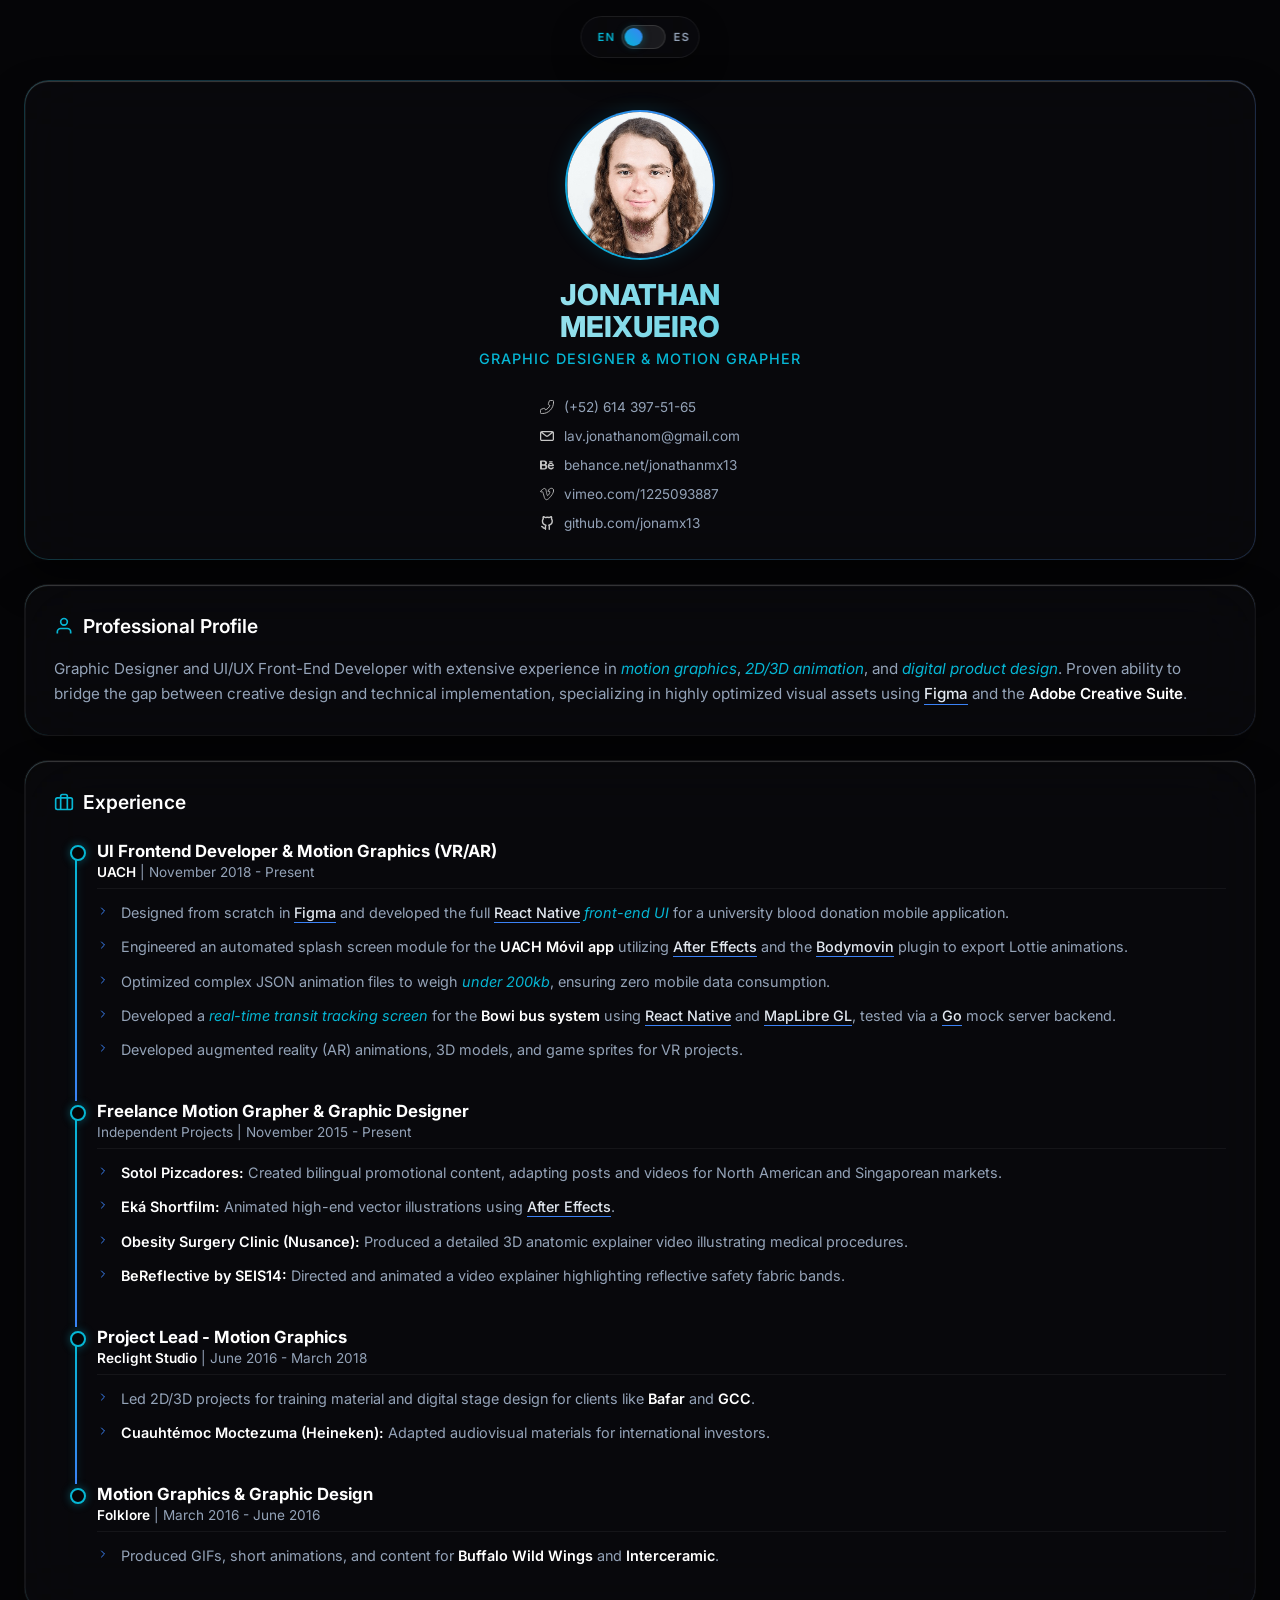
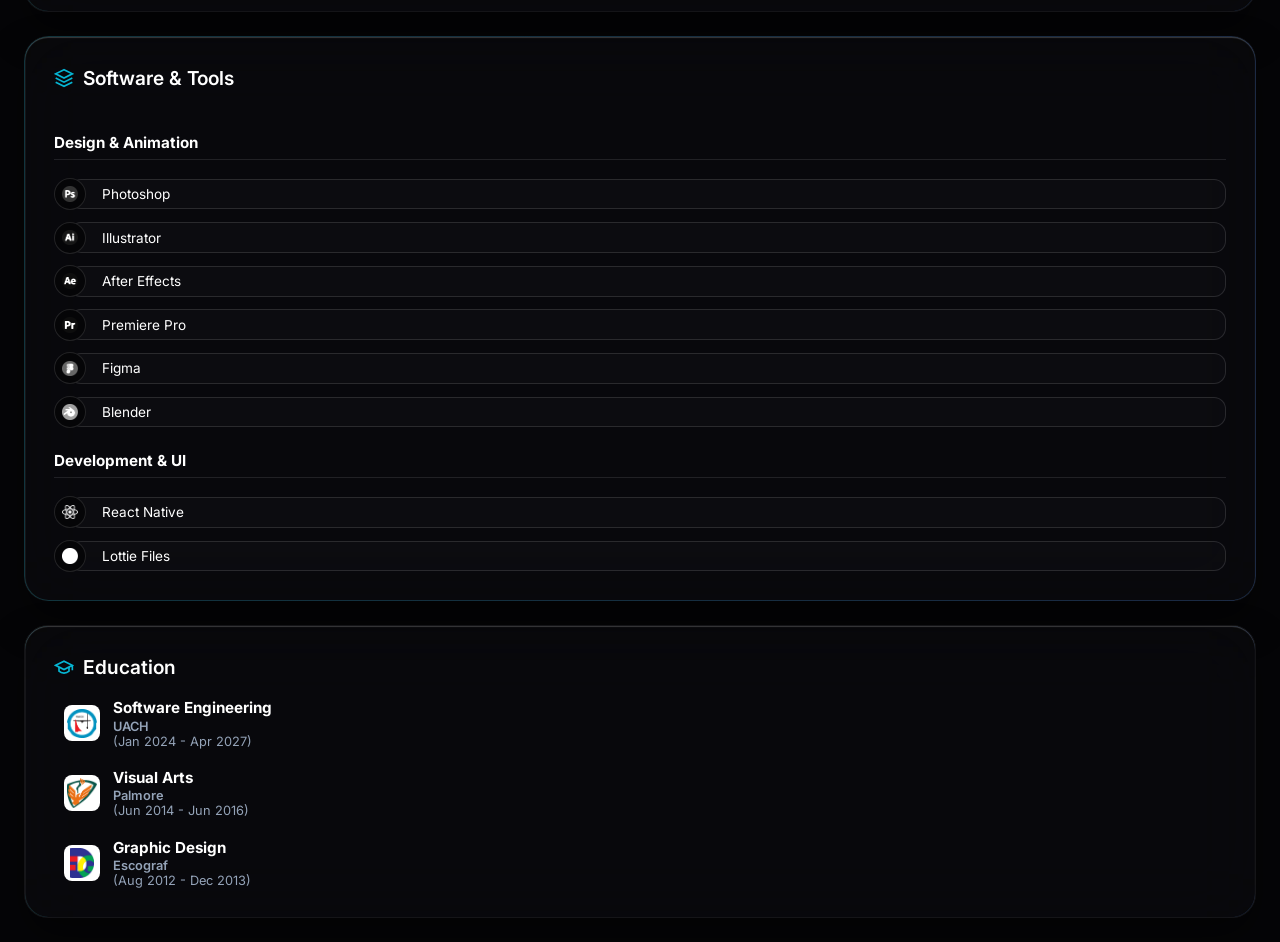
<file: index.html>
<!DOCTYPE html>
<html lang="en">
<head>
  <meta charset="UTF-8">
  <meta name="viewport" content="width=device-width, initial-scale=1.0">
  <title>Jonathan Meixueiro | Graphic Designer & Motion Grapher</title>

  <!-- Stylesheets: split by concern, loaded as plain files (no bundler needed on GitHub Pages) -->
  <link rel="stylesheet" href="assets/css/base.css">
  <link rel="stylesheet" href="assets/css/layout.css">
  <link rel="stylesheet" href="assets/css/components.css">
  <link rel="stylesheet" href="assets/css/controls.css">
  <!-- media="print" -> these rules only ever apply to the printed / "Save as PDF" output -->
  <link rel="stylesheet" href="assets/css/print.css" media="print">
</head>
<body>

  <!-- ==========================================
       SITE CONTROLS (language toggle + download PDF)
       Fixed top-right, outside the CV layout, excluded from print output.
       ========================================== -->
  <div data-include="components/controls.html"></div>

  <!-- ==========================================
       BACKGROUND ANIMATIONS
       ========================================== -->
  <div class="bg-grid-container" aria-hidden="true">
    <div class="bg-grid"></div>
    <!-- Horizontal Light Trails -->
    <div class="trail trail-x t1"></div>
    <div class="trail trail-x t2"></div>
    <div class="trail trail-x t3"></div>
    <!-- Vertical Light Trails -->
    <div class="trail trail-y t4"></div>
    <div class="trail trail-y t5"></div>
    <div class="trail trail-y t6"></div>
    <div class="bg-mask"></div>
  </div>

  <!-- ==========================================
       MAIN DASHBOARD LAYOUT (BENTO GRID)
       Each column loads its cards from /components - keeps this shell
       readable and lets each section be edited independently.
       ========================================== -->
  <div class="bento-grid">

    <!-- LEFT COLUMN: Profile & Summary -->
    <aside class="bento-col col-left">
      <div data-include="components/profile.html"></div>
      <div data-include="components/summary.html"></div>
    </aside>

    <!-- CENTER COLUMN: Experience (Scrollable) -->
    <main class="bento-col col-center">
      <div data-include="components/experience.html"></div>
    </main>

    <!-- RIGHT COLUMN: Tools & Education -->
    <aside class="bento-col col-right">
      <div data-include="components/tools.html"></div>
      <div data-include="components/education.html"></div>
    </aside>

  </div>

  <!-- Shown only in the printed / exported PDF (see print.css); not part of the on-screen CV -->
  <footer class="print-only" data-i18n="print.footnote">
    This résumé is kept up to date online — <a href="https://jonamx13.github.io/resume-jonathan-meixueiro/" target="_blank" rel="noopener noreferrer">CV Available Online</a>
  </footer>

  <!-- Scripts: dictionary first, then the loader/toggle/print logic -->
  <script src="assets/js/translations.js"></script>
  <script src="assets/js/main.js"></script>
</body>
</html>
</file>
<file: assets/css/base.css>
/* ==========================================================================
   GLOBAL VARIABLES & FONTS
   ========================================================================== */
@import url('https://fonts.googleapis.com/css2?family=Inter:ital,wght@0,300;0,400;0,500;0,600;0,800;1,400&display=swap');

:root {
  --bg-dark: #050507;
  /* Apple Liquid Glass Opacities */
  --glass-bg: rgba(20, 20, 25, 0.25);
  --glass-border: rgba(255, 255, 255, 0.12);

  --text-main: #f8fafc;
  --text-muted: #94a3b8;
  --accent-cyan: #06b6d4;
  --accent-blue: #3b82f6;
  --accent-glow: rgba(6, 182, 212, 0.4);
}

/* ==========================================================================
   BASE & UNSELECTABLE TEXT BEHAVIOR
   ========================================================================== */
* {
  box-sizing: border-box;
  margin: 0;
  padding: 0;
  /* Make all text unselectable by default */
  user-select: none;
  -webkit-user-select: none;
}

/* Re-enable text selection ONLY for links so users can still copy your email/number */
a, a * {
  user-select: text;
  -webkit-user-select: text;
}

body {
  font-family: 'Inter', sans-serif;
  background-color: var(--bg-dark);
  color: var(--text-main);
  height: 100vh;
  overflow: hidden;
  display: flex;
  justify-content: center;
  align-items: center;
  padding: 2rem;
  position: relative;
}

/* ==========================================================================
   QUADRICULE GRID & LIGHT TRAILS
   ========================================================================== */
.bg-grid-container {
  position: fixed; top: 0; left: 0; width: 100vw; height: 100vh; z-index: -2;
  background-color: var(--bg-dark);
  overflow: hidden;
}

.bg-grid {
  position: absolute; inset: 0;
  background-size: 60px 60px;
  background-image:
    linear-gradient(to right, rgba(6, 182, 212, 0.1) 1px, transparent 1px),
    linear-gradient(to bottom, rgba(6, 182, 212, 0.1) 1px, transparent 1px);
}

.trail { position: absolute; opacity: 0.85; border-radius: 50%; }

.trail-x {
  height: 2px; width: 350px;
  background: linear-gradient(90deg, transparent, var(--accent-cyan), #fff, transparent);
  box-shadow: 0 0 20px 2px var(--accent-cyan);
}
.trail-y {
  width: 2px; height: 350px;
  background: linear-gradient(180deg, transparent, var(--accent-blue), #fff, transparent);
  box-shadow: 0 0 20px 2px var(--accent-blue);
}

.t1 { top: 120px; animation: passX 12s linear infinite; }
.t2 { top: 480px; animation: passX 18s linear infinite 4s; background: linear-gradient(90deg, transparent, var(--accent-blue), #fff, transparent); box-shadow: 0 0 20px 2px var(--accent-blue); }
.t3 { top: 780px; animation: passX 14s linear infinite 8s; }
.t4 { left: 240px; animation: passY 15s linear infinite 2s; }
.t5 { left: 840px; animation: passY 12s linear infinite 7s; background: linear-gradient(180deg, transparent, var(--accent-cyan), #fff, transparent); box-shadow: 0 0 20px 2px var(--accent-cyan); }
.t6 { left: 1380px; animation: passY 17s linear infinite 1s; }

@keyframes passX { 0% { left: -30%; } 100% { left: 130%; } }
@keyframes passY { 0% { top: -30%; } 100% { top: 130%; } }

.bg-mask {
  position: absolute; inset: 0;
  background: radial-gradient(circle at center, transparent 20%, var(--bg-dark) 95%);
}

/* ==========================================================================
   TYPOGRAPHY & ACCENTS (shared across components)
   ========================================================================== */
h1 { font-size: 1.8rem; font-weight: 800; line-height: 1.1; margin-bottom: 0.5rem; background: linear-gradient(to right, #fff, var(--accent-cyan)); -webkit-background-clip: text; -webkit-text-fill-color: transparent; }
h2 { font-size: 0.9rem; font-weight: 500; color: var(--accent-cyan); margin-bottom: 0.5rem; letter-spacing: 1px; text-transform: uppercase; }
h3 { font-size: 1.05rem; margin-bottom: 0.2rem; color: #fff; }
h4 { font-size: 1.05rem; margin-bottom: 0.2rem; color: #fff; }
p { font-size: 0.95rem; line-height: 1.6; color: var(--text-muted); }

.section-title { display: flex; align-items: center; gap: 0.6rem; font-size: 1.2rem; font-weight: 600; margin-bottom: 1.2rem; color: #fff; flex-shrink: 0; }
.section-icon { width: 20px; height: 20px; stroke: var(--accent-cyan); stroke-width: 2; fill: none; animation: iconFloat 4s infinite alternate ease-in-out; }
@keyframes iconFloat { 0% { transform: translateY(0); } 100% { transform: translateY(-2px); } }

/* Formatting Classes (reused inside translated content) */
.brand { color: #ffffff; font-weight: 600; }
.keyword { color: var(--accent-cyan); font-style: italic; }
.software { color: #e2e8f0; font-weight: 500; border-bottom: 1px solid var(--accent-blue); padding-bottom: 1px; }
</file>
<file: assets/css/layout.css>
/* ==========================================================================
   LAYOUT ARCHITECTURE (BENTO GRID)
   ========================================================================== */
.bento-grid {
  display: flex; gap: 1.5rem; width: 100%; max-width: 1500px; height: 100%; z-index: 1;
}
.bento-col { display: flex; flex-direction: column; gap: 1.5rem; height: 100%; }
.col-left { width: 320px; flex-shrink: 0; }
.col-center { flex: 1; min-width: 0; }
.col-right { width: 320px; flex-shrink: 0; }

/* ==========================================================================
   SCROLLING AREAS
   ========================================================================== */
.scroll-area {
  flex: 1; overflow-y: auto;
  padding-left: 0.5rem;
  padding-right: 0.8rem;
  scrollbar-width: thin; scrollbar-color: var(--accent-blue) rgba(255,255,255,0.02);
}
.scroll-area::-webkit-scrollbar { width: 4px; }
.scroll-area::-webkit-scrollbar-track { background: rgba(255,255,255,0.02); border-radius: 10px; }
.scroll-area::-webkit-scrollbar-thumb { background: var(--accent-blue); border-radius: 10px; }
.scroll-area::-webkit-scrollbar-thumb:hover { background: var(--accent-cyan); }

/* ==========================================================================
   RESPONSIVE DESIGN (MOBILE DEGRADATION)
   ========================================================================== */
@media (max-width: 1024px), (max-height: 900px) {
  body { height: auto; overflow: auto; padding: 1.5rem; }
  .bg-grid-container { display: none; }
  .bento-grid { 
    flex-direction: column; 
    height: auto; 
    margin-top: 3.5rem;
  }
  .bento-col { width: 100%; height: auto; }
  .card-experience { overflow: visible; }
  .scroll-area { overflow-y: visible; padding-right: 0; }
}
</file>
<file: assets/css/components.css>
/* ==========================================================================
   LIQUID GLASS CARDS
   ========================================================================== */
.bento-card {
  position: relative;
  background: var(--glass-bg);
  backdrop-filter: blur(35px) saturate(200%);
  -webkit-backdrop-filter: blur(35px) saturate(200%);
  border-radius: 24px; padding: 1.8rem;
  box-shadow:
    0 20px 40px rgba(0, 0, 0, 0.4),
    inset 0 1px 1px rgba(255, 255, 255, 0.2),
    inset 1px 0 1px rgba(255, 255, 255, 0.05);
  border: 1px solid rgba(255, 255, 255, 0.05);
  display: flex; flex-direction: column;
}

.bento-card::before {
  content: ''; position: absolute; inset: -1px; border-radius: 25px; padding: 1px;
  background: linear-gradient(90deg, var(--accent-cyan), var(--accent-blue), var(--accent-cyan));
  -webkit-mask: linear-gradient(#fff 0 0) content-box, linear-gradient(#fff 0 0); -webkit-mask-composite: xor; mask-composite: exclude; z-index: -1;
  background-size: 200% 100%; animation: borderFlow 6s linear infinite; opacity: 0.2; transition: opacity 0.3s;
}
.bento-card:hover::before { opacity: 0.6; }
@keyframes borderFlow { 0% { background-position: 100% 0; } 100% { background-position: -100% 0; } }

/* Dynamic Card Heights */
.card-profile { height: fit-content; text-align: center; flex-shrink: 0; }
.card-summary { flex: 1; min-height: 0; overflow: hidden; }
.card-summary p { margin: auto 0; }
.card-experience { flex: 1; overflow: hidden; }
.card-tools { height: fit-content; flex-shrink: 0; }
.card-education { flex: 1; min-height: 0; overflow: hidden; }
.card-education .edu-list { margin: auto 0; }

/* ==========================================================================
   PROFILE SPECIFICS & CONTACT LINKS
   ========================================================================== */
.photo-container {
  position: relative; width: 150px; height: 150px; border-radius: 50%; margin: 0 auto 1.2rem auto;
  border: 2px solid transparent; background: linear-gradient(var(--bg-dark), var(--bg-dark)) padding-box, linear-gradient(45deg, var(--accent-cyan), var(--accent-blue)) border-box;
  box-shadow: 0 0 20px rgba(6, 182, 212, 0.15); animation: photoPulse 4s infinite alternate;
}
@keyframes photoPulse { 100% { box-shadow: 0 0 25px rgba(59, 130, 246, 0.25); transform: scale(1.02); } }
.photo-container img { width: 100%; height: 100%; border-radius: 50%; object-fit: cover; }

.contact-info {
  display: flex; flex-direction: column; gap: 0.8rem;
  width: fit-content; margin: 1.5rem auto 0 auto; align-items: flex-start;
}
.contact-info a {
  color: var(--text-muted); text-decoration: none; font-size: 0.85rem;
  transition: color 0.3s; display: flex; align-items: center;
  justify-content: flex-start; gap: 0.6rem;
}
.contact-info a:hover { color: #fff; }

/* ==========================================================================
   TIMELINE (EXPERIENCE)
   ========================================================================== */
.timeline { position: relative; margin-left: 1rem; padding-left: 1.2rem; padding-bottom: 1rem; margin-top: 0.5rem; }
.timeline-item { position: relative; margin-bottom: 2.5rem; }
.timeline-item:last-child { margin-bottom: 0; }

.timeline-item:not(:last-child)::after {
  content: ''; position: absolute; left: -1.35rem; top: 18px; bottom: -2.5rem; width: 2px;
  background: linear-gradient(to bottom, var(--accent-cyan) 0%, var(--accent-blue) 50%, var(--accent-cyan) 100%);
  box-shadow: 0 0 8px rgba(6, 182, 212, 0.3); z-index: 1; background-size: 100% 200%; animation: lineFlow 4s linear infinite;
}

.timeline-item::before {
  content: ''; position: absolute; left: -1.7rem; top: 4px; width: 12px; height: 12px;
  border-radius: 50%; background: var(--bg-dark); border: 2px solid var(--accent-cyan);
  box-shadow: 0 0 10px var(--accent-glow); z-index: 2; transition: all 0.3s ease;
}
.timeline-item:hover::before { background: var(--accent-cyan); border-color: #fff; box-shadow: 0 0 15px var(--accent-blue); transform: scale(1.2); }

.timeline-item .meta { font-size: 0.85rem; color: var(--text-muted); margin-bottom: 0.8rem; display: block; border-bottom: 1px solid rgba(255,255,255,0.05); padding-bottom: 0.5rem; }
.timeline-item ul { list-style: none; display: flex; flex-direction: column; gap: 0.8rem; }
.timeline-item li { position: relative; padding-left: 1.5rem; font-size: 0.9rem; color: var(--text-muted); line-height: 1.5; }
.timeline-item li::before {
  content: ''; position: absolute; left: 0; top: 3px; width: 12px; height: 12px;
  background-image: url("data:image/svg+xml,%3Csvg xmlns='http://www.w3.org/2000/svg' viewBox='0 0 24 24' fill='none' stroke='%233b82f6' stroke-width='2' stroke-linecap='round' stroke-linejoin='round'%3E%3Cpolyline points='9 18 15 12 9 6'%3E%3C/polyline%3E%3C/svg%3E");
  background-size: contain; background-repeat: no-repeat; animation: arrowSlide 2s infinite ease-in-out;
}
@keyframes arrowSlide { 0%, 100% { transform: translateX(0); opacity: 0.6; } 50% { transform: translateX(3px); opacity: 1; } }
@keyframes lineFlow { 0% { background-position: 0 100%; } 100% { background-position: 0 0%; } }

/* ==========================================================================
   SOFTWARE TOOLS & DYNAMIC SVG HOVERS
   ========================================================================== */
.tool-category h4 { color: #fff; margin-bottom: 1rem; font-size: 0.95rem; border-bottom: 1px solid rgba(255,255,255,0.1); padding-bottom: 0.4rem; }
.tool-category:not(:first-child) { margin-top: 1.5rem; }
.tool-list { display: flex; flex-direction: column; gap: 0.8rem; margin-left: 15px; padding-top: 0.2rem; }

.tool-item {
  position: relative; display: flex; align-items: center;
  background: rgba(255, 255, 255, 0.02); border: 1px solid var(--glass-border);
  border-radius: 12px; padding: 0.4rem 1rem 0.4rem 2rem; font-size: 0.85rem; color: #fff;
  transition: all 0.3s;
}
.tool-item:hover { background: rgba(255, 255, 255, 0.06); border-color: var(--accent-blue); transform: translateX(4px); box-shadow: 0 4px 12px rgba(59, 130, 246, 0.15); }

.tool-icon-circle {
  position: absolute; left: -16px; top: 50%; transform: translateY(-50%);
  width: 32px; height: 32px; border-radius: 50%;
  background: var(--bg-dark); border: 1px solid var(--glass-border);
  display: flex; align-items: center; justify-content: center;
  transition: all 0.3s ease;
}
.tool-item:hover .tool-icon-circle { border-color: var(--accent-cyan); box-shadow: 0 0 10px var(--accent-glow); }

/*
  MAGIC SVG TRICK:
  Upload your colorful SVGs.
  By default, we turn them into high-contrast monochrome (white/gray) using CSS filters.
  When hovered, we remove the filter so their true colors show!
*/
.svg-icon {
  width: 16px;
  height: 16px;
  object-fit: contain;
  filter: grayscale(100%) brightness(200%) contrast(100%);
  transition: filter 0.3s ease;
}

.tool-item:hover .svg-icon {
  /* Restores the original full-color SVG on hover */
  filter: grayscale(0%) brightness(100%) contrast(100%);
}

/* ==========================================================================
   EDUCATION
   ========================================================================== */
.edu-list { display: flex; flex-direction: column; gap: 1.2rem; }
.edu-item { display: flex; align-items: center; gap: 0.8rem; border-left: 2px solid transparent; padding-left: 0.5rem; transition: all 0.3s; }
.edu-item:hover { border-left-color: var(--accent-cyan); padding-left: 0.8rem; }
.edu-logo { width: 36px; height: 36px; border-radius: 8px; object-fit: contain; background: #fff; padding: 2px; border: 1px solid rgba(255,255,255,0.2); }
.edu-details h4 { font-size: 0.95rem; color: #fff; margin-bottom: 0.1rem; }
.edu-details span { font-size: 0.8rem; color: var(--text-muted); display: block; }

/* ==========================================================================
   REDUCED MOTION
   Placed last so it wins the cascade over every animation rule above
   without needing !important.
   ========================================================================== */
@media (prefers-reduced-motion: reduce) {
  .trail,
  .bento-card::before,
  .section-icon,
  .photo-container,
  .timeline-item:not(:last-child)::after,
  .timeline-item li::before {
    animation: none;
  }
}
</file>
<file: assets/css/controls.css>
/* ==========================================================================
   SITE CONTROLS (language toggle + download button)
   Lives outside the CV layout, fixed to the top-right corner.
   Hidden entirely when printing/exporting to PDF — see print.css.
   ========================================================================== */
.site-controls {
  position: fixed;
  top: 1.5rem;
  right: 1.5rem;
  z-index: 20;
  display: flex;
  align-items: center;
  gap: 0.9rem;
  background: var(--glass-bg);
  backdrop-filter: blur(35px) saturate(200%);
  -webkit-backdrop-filter: blur(35px) saturate(200%);
  border: 1px solid rgba(255, 255, 255, 0.08);
  border-radius: 999px;
  padding: 0.5rem 0.6rem 0.5rem 1rem;
  box-shadow: 0 12px 30px rgba(0, 0, 0, 0.4);
}

/* --- Language toggle switch --- */
.lang-toggle {
  display: flex;
  align-items: center;
  gap: 0.5rem;
}

.lang-label {
  font-size: 0.7rem;
  font-weight: 600;
  letter-spacing: 0.5px;
  color: var(--text-muted);
  transition: color 0.3s ease;
  width: 1.4em;
  text-align: center;
}

.lang-label.is-active { color: var(--accent-cyan); }

/* Visually-hidden checkbox driving the switch, kept accessible to keyboard/AT */
.switch-input {
  position: absolute;
  width: 1px; height: 1px;
  padding: 0; margin: -1px;
  overflow: hidden;
  clip: rect(0, 0, 0, 0);
  white-space: nowrap;
  border: 0;
}

.switch-track {
  position: relative;
  display: inline-block;
  width: 44px;
  height: 24px;
  border-radius: 999px;
  background: rgba(255, 255, 255, 0.08);
  border: 1px solid var(--glass-border);
  cursor: pointer;
  transition: background 0.3s ease, border-color 0.3s ease;
}

.switch-thumb {
  position: absolute;
  top: 2px;
  left: 2px;
  width: 18px;
  height: 18px;
  border-radius: 50%;
  background: linear-gradient(45deg, var(--accent-cyan), var(--accent-blue));
  box-shadow: 0 0 8px var(--accent-glow);
  transition: transform 0.3s cubic-bezier(0.34, 1.56, 0.64, 1);
}

/* .switch-input and .switch-track are now true siblings, so the adjacent-
   sibling combinator can actually see :checked and animate the track/thumb */
.switch-input:checked + .switch-track {
  background: rgba(6, 182, 212, 0.15);
  border-color: var(--accent-cyan);
}
.switch-input:checked + .switch-track .switch-thumb {
  transform: translateX(20px);
}
.switch-input:focus-visible + .switch-track {
  outline: 2px solid var(--accent-cyan);
  outline-offset: 2px;
}

/* --- Divider between the toggle and the download button --- */
.controls-divider {
  width: 1px;
  height: 22px;
  background: rgba(255, 255, 255, 0.1);
}

/* --- Download PDF button --- */
.download-btn {
  display: flex;
  align-items: center;
  gap: 0.5rem;
  font-family: inherit;
  font-size: 0.8rem;
  font-weight: 500;
  color: var(--text-main);
  background: rgba(255, 255, 255, 0.03);
  border: 1px solid var(--glass-border);
  border-radius: 999px;
  padding: 0.45rem 0.9rem 0.45rem 0.7rem;
  cursor: pointer;
  transition: all 0.3s ease;
}
.download-btn:hover {
  background: rgba(6, 182, 212, 0.12);
  border-color: var(--accent-cyan);
  box-shadow: 0 0 12px var(--accent-glow);
  transform: translateY(-1px);
}
.download-btn:active { transform: translateY(0); }
.download-btn svg {
  width: 15px; height: 15px;
  stroke: var(--accent-cyan);
  fill: none;
  stroke-width: 2;
  flex-shrink: 0;
}

@media (max-width: 1024px), (max-height: 900px) {
  .site-controls { 
    position: fixed;
    top: 1rem;
    left: 50%;
    right: auto;
    transform: translateX(-50%);
    margin: 0; 
    width: max-content;
    z-index: 50;
  }
}

/* The print footnote (defined in index.html) only makes sense on paper/PDF */
.print-only {
  display: none;
}
</file>
<file: assets/css/print.css>
/* ==========================================================================
   PRINT / PDF LAYOUT
   Loaded via <link media="print">, so every rule here only ever applies to
   the printed / "Save as PDF" output - the live page is untouched.
   ========================================================================== */

@page {
  size: letter portrait;
  /* margin is 0 here on purpose - the dark background needs to bleed to the
     edge of the page. Real whitespace is added back as body padding below. */
  margin: 0;
}

/* Browsers skip backgrounds/shadows/gradients when printing unless told
   otherwise - this one declaration is what keeps the dark theme intact. */
* {
  -webkit-print-color-adjust: exact;
  print-color-adjust: exact;
  color-adjust: exact;
}

html, body {
  height: auto;
  overflow: visible;
  background: var(--bg-dark);
  display: block;
  padding: 0;
}

body {
  padding: 0.45in 0.5in;
}

/* Elements that only exist for the on-screen experience */
.site-controls {
  display: none;
}

/* Keep the grid texture for the same moody backdrop, drop the moving
   light trails (a frozen mid-animation streak would just look like a glitch) */
.bg-grid-container { position: fixed; }
.trail { display: none; }

/* Nothing needs a live cursor/hover state in a static document */
.bento-card::before,
.section-icon,
.photo-container,
.timeline-item:not(:last-child)::after,
.timeline-item li::before {
  animation: none;
}
.tool-item, .tool-item:hover,
.edu-item, .edu-item:hover,
.bento-card:hover::before {
  transition: none;
  transform: none;
}

/* ==========================================================================
   RESUME GRID
   .bento-col becomes "display: contents" so its cards escape the flex
   wrapper and become direct items of the grid below, individually placed:
   sidebar (profile, tools, education) + main column (summary, experience).
   ========================================================================== */
.bento-grid {
  display: grid;
  grid-template-columns: 2.35in 1fr;
  grid-auto-rows: min-content;
  gap: 0.3in;
  width: 100%;
  max-width: none;
  height: auto;
}
.bento-col { display: contents; }

.card-profile    { grid-column: 1; grid-row: 1; }
.card-tools      { grid-column: 1; grid-row: 2; }
.card-education  { grid-column: 1; grid-row: 3; }

.card-summary    { grid-column: 2; grid-row: 1; }
.card-experience { grid-column: 2; grid-row: 2 / 4; }

.bento-card {
  break-inside: avoid;
  height: auto;
  padding: 0.85rem 1rem;
  border-radius: 14px;
}

.section-title { gap: 0.45rem; margin-bottom: 0.55rem; }
.section-icon { width: 15px; height: 15px; }
h3, h4 { margin-bottom: 0.15rem; }

/* --- Profile card: keep the same circular-photo layout, just sized to
       fit the narrower print sidebar (roughly the same proportion the
       120px photo has against the 320px on-screen sidebar). --- */
.card-profile { text-align: center; }
.photo-container { width: 82px; height: 82px; margin: 0 auto 0.6rem auto; }
h1 { font-size: 1.15rem; }
h2 { font-size: 0.66rem; margin-bottom: 0.3rem; }

.contact-info { gap: 0.4rem; margin: 0.9rem auto 0 auto; }
.contact-info a { font-size: 0.64rem; gap: 0.4rem; }
.contact-info a svg { width: 11px; height: 11px; }

/* --- Summary --- */
.card-summary p { font-size: 0.66rem; line-height: 1.45; }

/* --- Experience: give the bullets real breathing room instead of the
       tight on-screen icon offsets, which assume a much larger font --- */
.card-experience,
.scroll-area {
  overflow: visible;
}
h4 { font-size: 0.74rem; }
.timeline-item .meta { font-size: 0.6rem; margin-bottom: 0.45rem; padding-bottom: 0.3rem; }
.timeline-item { margin-bottom: 0.85rem; break-inside: avoid; }
.timeline-item ul { gap: 0.4rem; }
.timeline-item li {
  font-size: 0.66rem;
  line-height: 1.45;
  padding-left: 1rem;
}
.timeline-item li::before {
  width: 7px;
  height: 7px;
  top: 0.35rem;
}
.timeline-item::before { width: 8px; height: 8px; left: -1.05rem; top: 0.3rem; }
.timeline-item:not(:last-child)::after { left: -0.85rem; top: 12px; bottom: -0.85rem; }
.timeline { margin-left: 0.7rem; padding-left: 0.9rem; }

/* --- Tools --- */
.tool-category h4 { font-size: 0.66rem; margin-bottom: 0.5rem; }
.tool-category:not(:first-child) { margin-top: 0.65rem; }
.tool-list { gap: 0.35rem; margin-left: 12px; }
.tool-item { font-size: 0.62rem; padding: 0.3rem 0.6rem 0.3rem 1.5rem; }
.tool-icon-circle { width: 22px; height: 22px; left: -12px; }
.svg-icon { width: 11px; height: 11px; }

/* --- Education --- */
.edu-list { gap: 0.6rem; }
.edu-logo { width: 26px; height: 26px; }
.edu-details h4 { font-size: 0.66rem; }
.edu-details span { font-size: 0.58rem; }

/* Footnote shown only in the printed / exported document (hidden on screen - see controls.css) */
.print-only {
  display: block;
  margin-top: 0.3in;
  padding-top: 0.4rem;
  border-top: 1px solid var(--glass-border);
  font-size: 0.62rem;
  color: var(--text-muted);
  text-align: center;
}
.print-only a { color: var(--accent-cyan); }
</file>
